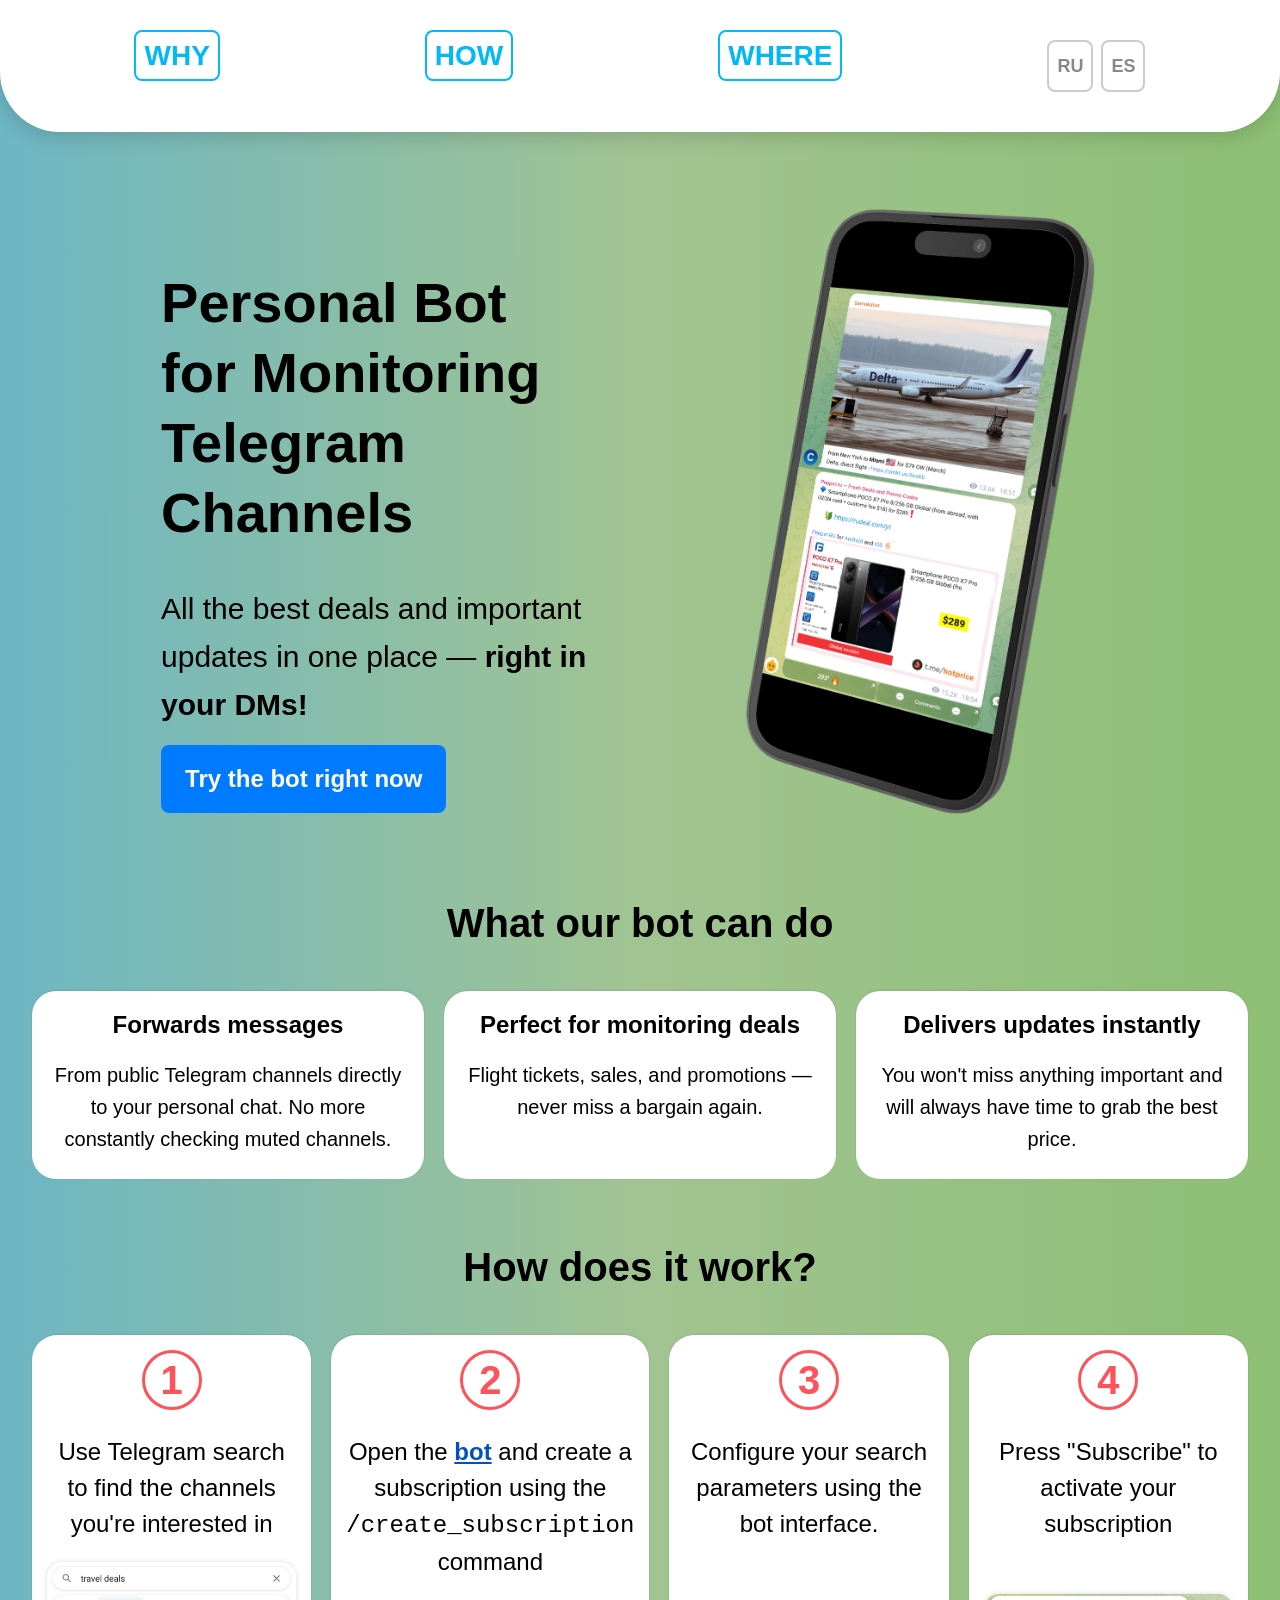
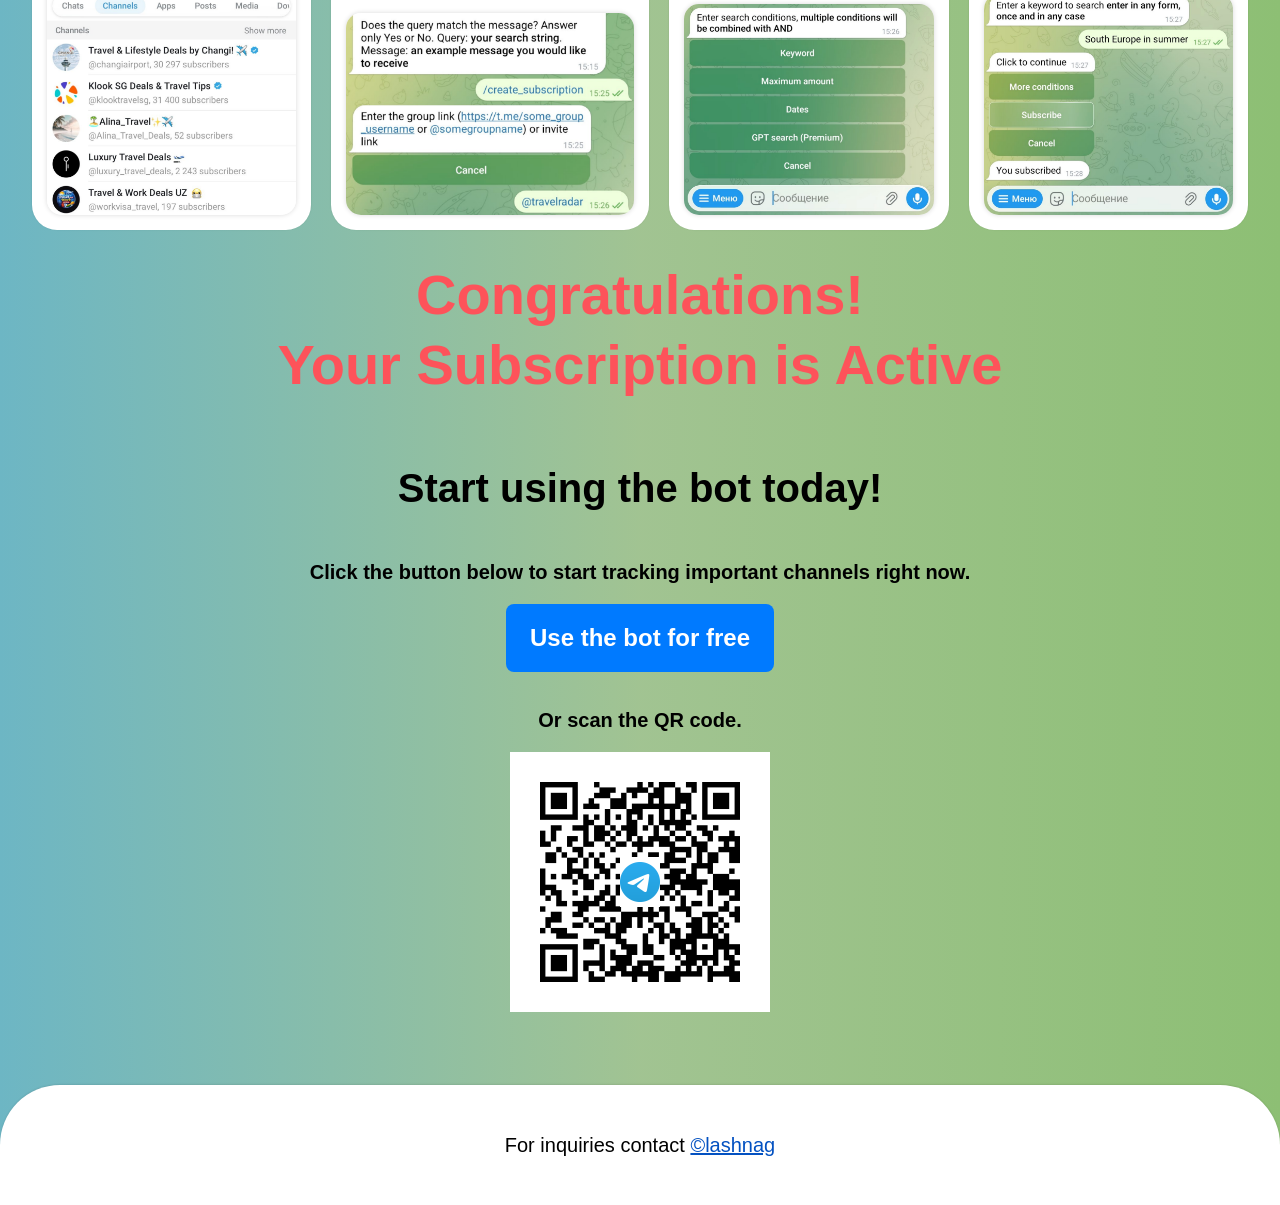
<file: index.html>
<!DOCTYPE html>
<html lang="en">

<head>
    <meta charset="UTF-8">
    <meta name="viewport" content="width=device-width, initial-scale=1.0">
    <title>Telegram Forwarder — Personal Channel Monitoring Bot</title>
    <link rel="alternate" hreflang="en" href="https://telegram-forwarder.site/" />
    <link rel="alternate" hreflang="ru" href="https://telegram-forwarder.site/ru/" />
    <link rel="alternate" hreflang="es" href="https://telegram-forwarder.site/es/" />
    <!-- Google tag (gtag.js) -->
    <script async src="https://www.googletagmanager.com/gtag/js?id=G-Q3K5VBBS2T"></script>
    <script>
        window.dataLayer = window.dataLayer || [];
        function gtag(){dataLayer.push(arguments);}
        gtag('js', new Date());

        gtag('config', 'G-Q3K5VBBS2T');
    </script>
    <link rel="icon" href="./assets/favicon.svg" type="image/svg+xml">
    <link rel="stylesheet" href="./styles.css">
</head>

<body>
    <header class="header">
        <nav class="navigation">
            <div class="navigation__container container">
                <ul class="navigation__wrap">
                    <li class="navigation__item"><a class="navigation__link" href="#about">WHY</a></li>
                    <li class="navigation__item"><a class="navigation__link" href="#work">HOW</a></li>
                    <li class="navigation__item"><a class="navigation__link" href="#use">WHERE</a></li>
                    <li class="navigation__item navigation__lang">
                        <a class="navigation__link navigation__link--lang" href="/ru/">RU</a>
                        <a class="navigation__link navigation__link--lang" href="/es/">ES</a>
                    </li>
                </ul>
            </div>
        </nav>
        <div class="main-header">
            <div class="container main-header__container">
                <div class="main-header__wrap">
                    <h1 class="main-header__title">
                        Personal Bot for&nbsp;Monitoring Telegram Channels
                    </h1>
                    <span class="main-header__text">
                        All the best deals and important updates in one place — <strong>right in your DMs!</strong>
                    </span>
                    <a class="main-header__button main-button" href="https://t.me/TestBackendForwarderBot"
                        target="_blank">
                        Try the bot right&nbsp;now
                    </a>
                </div>
                <img class="main-header__image" src="./assets/left.png" width="600" height="1000" alt="Telegram Forwarder Bot" />
            </div>
        </div>
    </header>
    <main class="main">
        <section id="about" class="section">
            <div class="container container--column">
                <h2 class="section__header">What our bot can do</h2>
                <ul class="info-list">
                    <li class="info-list__item">
                        <h3 class="info-list__title">Forwards messages</h3>
                        <p class="info-list__text">
                            From public Telegram channels directly to your personal chat.
                            No more constantly checking muted channels.
                        </p>
                    </li>
                    <li class="info-list__item">
                        <h3 class="info-list__title">Perfect for monitoring deals</h3>
                        <p class="info-list__text">
                            Flight tickets, sales, and promotions — never miss a bargain again.
                        </p>
                    </li>
                    <li class="info-list__item">
                        <h3 class="info-list__title">Delivers updates instantly</h3>
                        <p class="info-list__text">
                            You won't miss anything important
                            and will always have time to grab the best price.
                        </p>
                    </li>
                </ul>
            </div>
        </section>
        <section id="work" class="section">
            <div class="container container--column">
                <h2 class="section__header">How does it work?</h2>
                <ul class="step-list">
                    <li class="step-list__item">
                        <div class="step-list__wrap">
                            <span class="step-list__counter">1</span>
                            <p class="step-list__text">
                                Use Telegram search to find the channels you're interested in
                            </p>
                        </div>
                        <img src="./assets/step-1.png" class="step-list__image" alt="Step 1" />
                    </li>
                    <li class="step-list__item">
                        <div class="step-list__wrap">
                            <span class="step-list__counter">2</span>
                            <p class="step-list__text">
                                Open the <a href="https://t.me/TestBackendForwarderBot" target="_blank">bot</a> and
                                create a subscription using the <code class="command">/create_subscription</code> command
                            </p>
                        </div>
                        <img src="./assets/step-2.png" class="step-list__image" alt="Step 2" />
                    </li>
                    <li class="step-list__item">
                        <div class="step-list__wrap">
                            <span class="step-list__counter">3</span>
                            <div class="step-list__text">
                                <p>
                                    Configure your search parameters using the bot interface.
                                </p>
                            </div>
                        </div>
                        <img src="./assets/step-3.png" class="step-list__image" alt="Step 3" />
                    </li>
                    <li class="step-list__item">
                        <div class="step-list__wrap">
                            <span class="step-list__counter">4</span>
                            <p class="step-list__text">
                                Press "Subscribe" to activate your subscription
                            </p>
                        </div>
                        <img src="./assets/step-4.png" class="step-list__image" alt="Step 4" />
                    </li>
                </ul>

                <strong class="congrat">
                    Congratulations!<br />Your Subscription is Active
                </strong>
            </div>
        </section>
        <section id="use" class="use-info">
            <div class="container container--column">
                <h2 class="section__header">Start using the bot today!</h2>
                <strong class="use-info__text">
                    Click the button below to start tracking important channels right now.
                </strong>
                <a class="use-info__button main-button" href="https://t.me/TestBackendForwarderBot" target="_blank">
                    Use the bot for free
                </a>
                <strong class="use-info__text">
                    Or scan the QR code.
                </strong>
                <a class="use-info__qr" href="https://t.me/TestBackendForwarderBot" target="_blank">
                    <img src="./assets/qr.png" alt="qr-code">
                </a>
            </div>
        </section>
    </main>
    <footer class="footer">
        <div class="container footer__container">
            For inquiries contact&nbsp;<a href="https://t.me/lashnag" target="_blank">&copy;lashnag</a>
        </div>
    </footer>
</body>

</html>
</file>
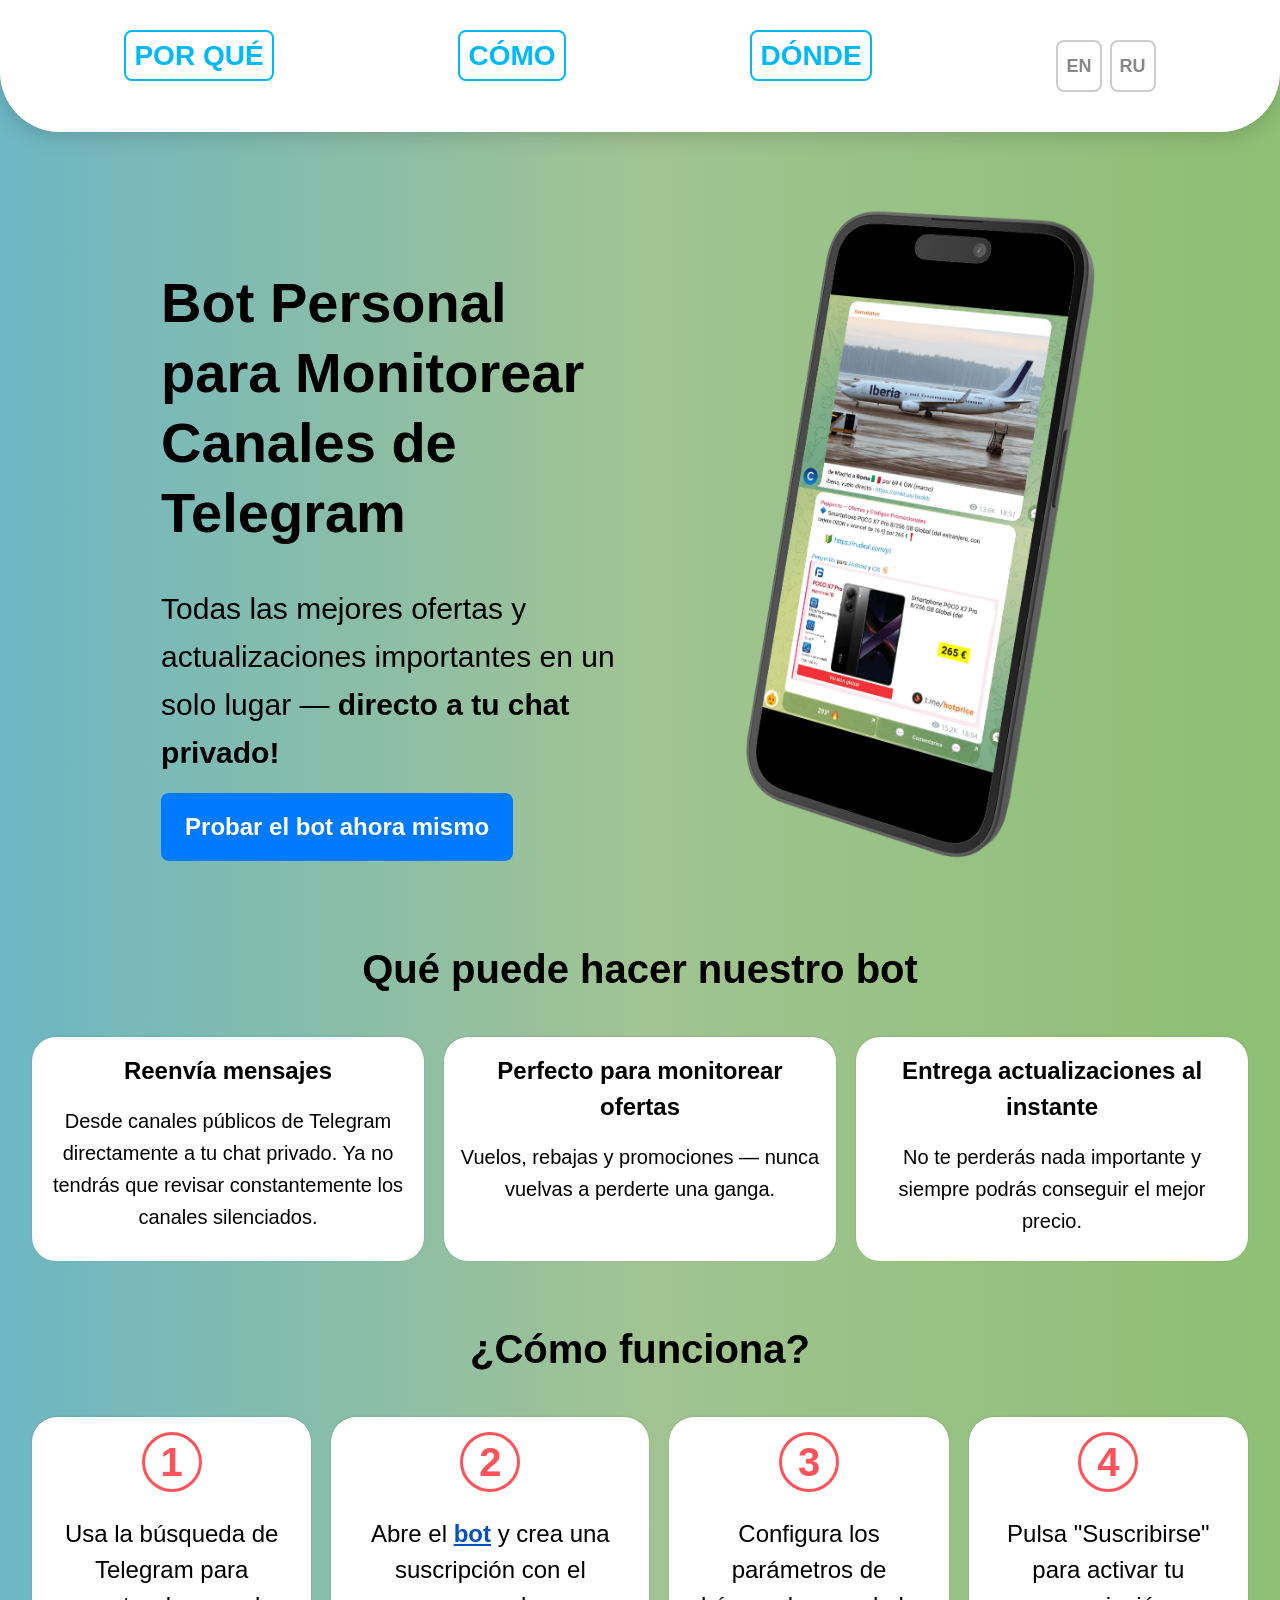
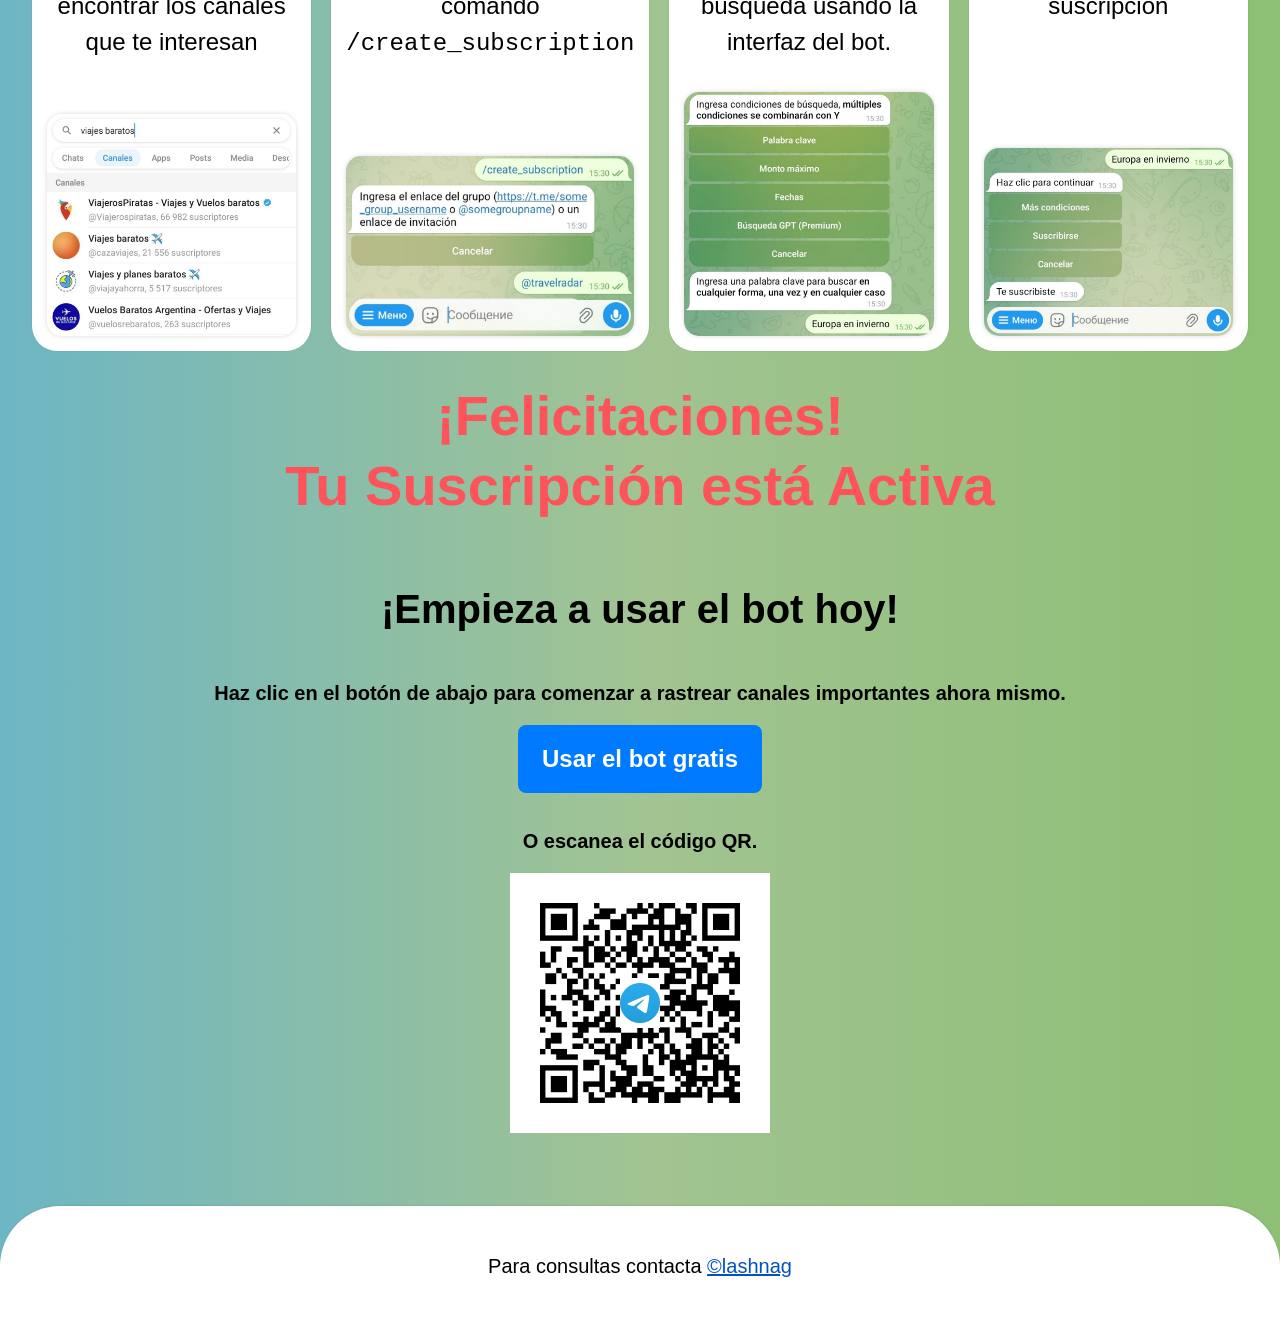
<file: es/index.html>
<!DOCTYPE html>
<html lang="es">

<head>
    <meta charset="UTF-8">
    <meta name="viewport" content="width=device-width, initial-scale=1.0">
    <title>Telegram Forwarder — Bot Personal de Monitoreo de Canales</title>
    <link rel="alternate" hreflang="en" href="https://telegram-forwarder.site/" />
    <link rel="alternate" hreflang="ru" href="https://telegram-forwarder.site/ru/" />
    <link rel="alternate" hreflang="es" href="https://telegram-forwarder.site/es/" />
    <!-- Google tag (gtag.js) -->
    <script async src="https://www.googletagmanager.com/gtag/js?id=G-Q3K5VBBS2T"></script>
    <script>
        window.dataLayer = window.dataLayer || [];
        function gtag(){dataLayer.push(arguments);}
        gtag('js', new Date());

        gtag('config', 'G-Q3K5VBBS2T');
    </script>
    <link rel="icon" href="../assets/favicon.svg" type="image/svg+xml">
    <link rel="stylesheet" href="../styles.css">
</head>

<body>
    <header class="header">
        <nav class="navigation">
            <div class="navigation__container container">
                <ul class="navigation__wrap">
                    <li class="navigation__item"><a class="navigation__link" href="#about">POR QUÉ</a></li>
                    <li class="navigation__item"><a class="navigation__link" href="#work">CÓMO</a></li>
                    <li class="navigation__item"><a class="navigation__link" href="#use">DÓNDE</a></li>
                    <li class="navigation__item navigation__lang">
                        <a class="navigation__link navigation__link--lang" href="/">EN</a>
                        <a class="navigation__link navigation__link--lang" href="/ru/">RU</a>
                    </li>
                </ul>
            </div>
        </nav>
        <div class="main-header">
            <div class="container main-header__container">
                <div class="main-header__wrap">
                    <h1 class="main-header__title">
                        Bot Personal para&nbsp;Monitorear Canales de Telegram
                    </h1>
                    <span class="main-header__text">
                        Todas las mejores ofertas y actualizaciones importantes en un solo lugar — <strong>directo a tu chat privado!</strong>
                    </span>
                    <a class="main-header__button main-button" href="https://t.me/TestBackendForwarderBot"
                        target="_blank">
                        Probar el bot ahora&nbsp;mismo
                    </a>
                </div>
                <img class="main-header__image" src="./assets/left.png" width="600" height="1000" alt="Telegram Forwarder Bot" />
            </div>
        </div>
    </header>
    <main class="main">
        <section id="about" class="section">
            <div class="container container--column">
                <h2 class="section__header">Qué puede hacer nuestro bot</h2>
                <ul class="info-list">
                    <li class="info-list__item">
                        <h3 class="info-list__title">Reenvía mensajes</h3>
                        <p class="info-list__text">
                            Desde canales públicos de Telegram directamente a tu chat privado.
                            Ya no tendrás que revisar constantemente los canales silenciados.
                        </p>
                    </li>
                    <li class="info-list__item">
                        <h3 class="info-list__title">Perfecto para monitorear ofertas</h3>
                        <p class="info-list__text">
                            Vuelos, rebajas y promociones — nunca vuelvas a perderte una ganga.
                        </p>
                    </li>
                    <li class="info-list__item">
                        <h3 class="info-list__title">Entrega actualizaciones al instante</h3>
                        <p class="info-list__text">
                            No te perderás nada importante
                            y siempre podrás conseguir el mejor precio.
                        </p>
                    </li>
                </ul>
            </div>
        </section>
        <section id="work" class="section">
            <div class="container container--column">
                <h2 class="section__header">¿Cómo funciona?</h2>
                <ul class="step-list">
                    <li class="step-list__item">
                        <div class="step-list__wrap">
                            <span class="step-list__counter">1</span>
                            <p class="step-list__text">
                                Usa la búsqueda de Telegram para encontrar los canales que te interesan
                            </p>
                        </div>
                        <img src="./assets/step-1.png" class="step-list__image" alt="Paso 1" />
                    </li>
                    <li class="step-list__item">
                        <div class="step-list__wrap">
                            <span class="step-list__counter">2</span>
                            <p class="step-list__text">
                                Abre el <a href="https://t.me/TestBackendForwarderBot" target="_blank">bot</a> y
                                crea una suscripción con el comando <code class="command">/create_subscription</code>
                            </p>
                        </div>
                        <img src="./assets/step-2.png" class="step-list__image" alt="Paso 2" />
                    </li>
                    <li class="step-list__item">
                        <div class="step-list__wrap">
                            <span class="step-list__counter">3</span>
                            <div class="step-list__text">
                                <p>
                                    Configura los parámetros de búsqueda usando la interfaz del bot.
                                </p>
                            </div>
                        </div>
                        <img src="./assets/step-3.png" class="step-list__image" alt="Paso 3" />
                    </li>
                    <li class="step-list__item">
                        <div class="step-list__wrap">
                            <span class="step-list__counter">4</span>
                            <p class="step-list__text">
                                Pulsa "Suscribirse" para activar tu suscripción
                            </p>
                        </div>
                        <img src="./assets/step-4.png" class="step-list__image" alt="Paso 4" />
                    </li>
                </ul>

                <strong class="congrat">
                    ¡Felicitaciones!<br />Tu Suscripción está Activa
                </strong>
            </div>
        </section>
        <section id="use" class="use-info">
            <div class="container container--column">
                <h2 class="section__header">¡Empieza a usar el bot hoy!</h2>
                <strong class="use-info__text">
                    Haz clic en el botón de abajo para comenzar a rastrear canales importantes ahora mismo.
                </strong>
                <a class="use-info__button main-button" href="https://t.me/TestBackendForwarderBot" target="_blank">
                    Usar el bot gratis
                </a>
                <strong class="use-info__text">
                    O escanea el código QR.
                </strong>
                <a class="use-info__qr" href="https://t.me/TestBackendForwarderBot" target="_blank">
                    <img src="../assets/qr.png" alt="Código QR">
                </a>
            </div>
        </section>
    </main>
    <footer class="footer">
        <div class="container footer__container">
            Para consultas contacta&nbsp;<a href="https://t.me/lashnag" target="_blank">&copy;lashnag</a>
        </div>
    </footer>
</body>

</html>
</file>
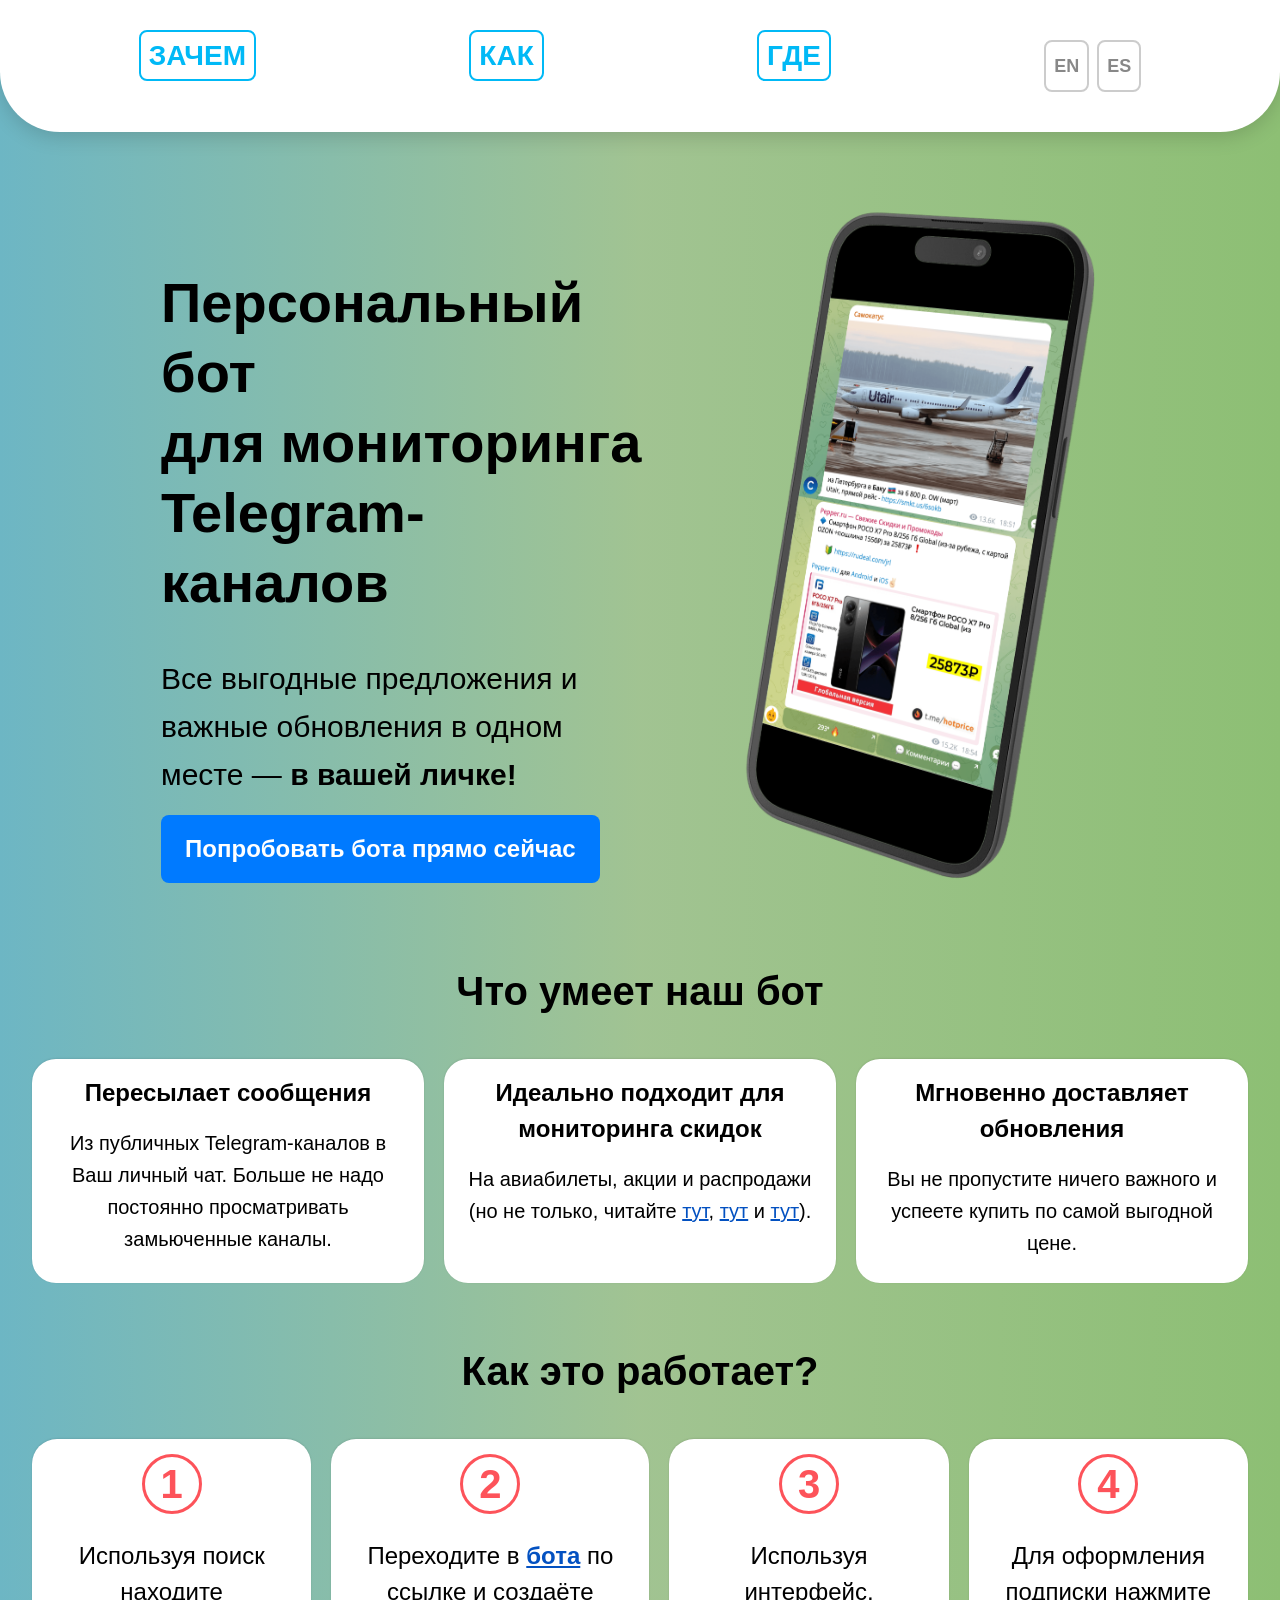
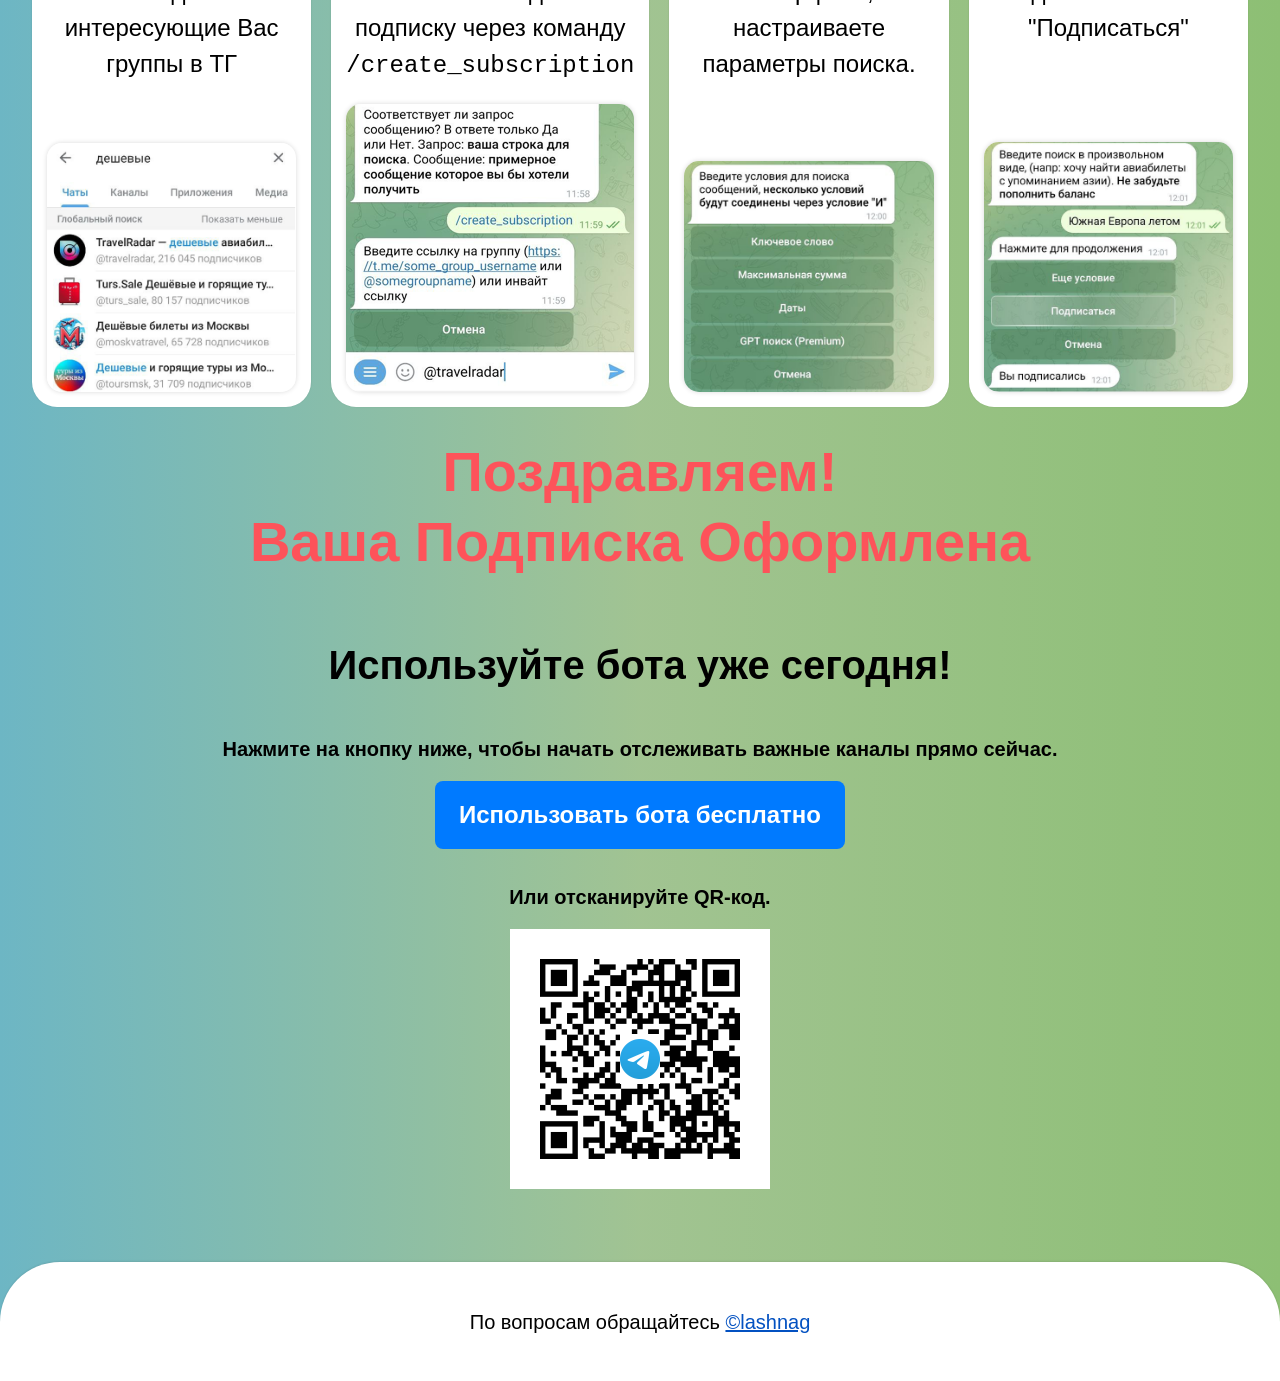
<file: ru/index.html>
<!DOCTYPE html>
<html lang="ru">

<head>
    <meta charset="UTF-8">
    <meta name="viewport" content="width=device-width, initial-scale=1.0">
    <title>Telegram Forwarder — Бот для мониторинга Telegram-каналов</title>
    <link rel="alternate" hreflang="en" href="https://telegram-forwarder.site/" />
    <link rel="alternate" hreflang="ru" href="https://telegram-forwarder.site/ru/" />
    <link rel="alternate" hreflang="es" href="https://telegram-forwarder.site/es/" />
    <!-- Google tag (gtag.js) -->
    <script async src="https://www.googletagmanager.com/gtag/js?id=G-Q3K5VBBS2T"></script>
    <script>
        window.dataLayer = window.dataLayer || [];
        function gtag(){dataLayer.push(arguments);}
        gtag('js', new Date());

        gtag('config', 'G-Q3K5VBBS2T');
    </script>
    <link rel="icon" href="../assets/favicon.svg" type="image/svg+xml">
    <link rel="stylesheet" href="../styles.css">
</head>

<body>
    <header class="header">
        <nav class="navigation">
            <div class="navigation__container container">
                <ul class="navigation__wrap">
                    <li class="navigation__item"><a class="navigation__link" href="#about">ЗАЧЕМ</a></li>
                    <li class="navigation__item"><a class="navigation__link" href="#work">КАК</a></li>
                    <li class="navigation__item"><a class="navigation__link" href="#use">ГДЕ</a></li>
                    <li class="navigation__item navigation__lang">
                        <a class="navigation__link navigation__link--lang" href="/">EN</a>
                        <a class="navigation__link navigation__link--lang" href="/es/">ES</a>
                    </li>
                </ul>
            </div>
        </nav>
        <div class="main-header">
            <div class="container main-header__container">
                <div class="main-header__wrap">
                    <h1 class="main-header__title">
                        Персональный бот для&nbsp;мониторинга Telegram-каналов
                    </h1>
                    <span class="main-header__text">
                        Все выгодные предложения и важные обновления в одном месте — <strong>в вашей личке!</strong>
                    </span>
                    <a class="main-header__button main-button" href="https://t.me/TestBackendForwarderBot"
                        target="_blank">
                        Попробовать бота прямо&nbsp;сейчас
                    </a>
                </div>
                <img class="main-header__image" src="./assets/left.png" width="600" height="1000" alt="Telegram Forwarder Bot" />
            </div>
        </div>
    </header>
    <main class="main">
        <section id="about" class="section">
            <div class="container container--column">
                <h2 class="section__header">Что умеет наш бот</h2>
                <ul class="info-list">
                    <li class="info-list__item">
                        <h3 class="info-list__title">Пересылает сообщения</h3>
                        <p class="info-list__text">
                            Из публичных Telegram-каналов в Ваш личный чат.
                            Больше не надо постоянно просматривать замьюченные каналы.
                        </p>
                    </li>
                    <li class="info-list__item">
                        <h3 class="info-list__title">Идеально подходит для мониторинга скидок</h3>
                        <p class="info-list__text">На авиабилеты, акции и распродажи (но не только, читайте <a
                                href="https://habr.com/ru/companies/alfa/articles/876776/">тут</a>, <a
                                href="https://habr.com/ru/companies/alfa/articles/860416/">тут</a> и <a
                                href="https://habr.com/ru/companies/alfa/articles/889684/">тут</a>).
                        </p>
                    </li>
                    <li class="info-list__item">
                        <h3 class="info-list__title">Мгновенно доставляет обновления</h3>
                        <p class="info-list__text">
                            Вы не пропустите ничего важного
                            и успеете купить по самой выгодной цене.
                        </p>
                    </li>
                </ul>
            </div>
        </section>
        <section id="work" class="section">
            <div class="container container--column">
                <h2 class="section__header">Как это работает?</h2>
                <ul class="step-list">
                    <li class="step-list__item">
                        <div class="step-list__wrap">
                            <span class="step-list__counter">1</span>
                            <p class="step-list__text">
                                Используя поиск находите интересующие Вас группы в&nbsp;ТГ
                            </p>
                        </div>
                        <img src="./assets/step-1.png" class="step-list__image" alt="Шаг 1" />
                    </li>
                    <li class="step-list__item">
                        <div class="step-list__wrap">
                            <span class="step-list__counter">2</span>
                            <p class="step-list__text">
                                Переходите в <a href="https://t.me/TestBackendForwarderBot" target="_blank">бота</a> по
                                ссылке и создаёте подписку через команду <code
                                    class="command">/create_subscription</code>
                            </p>
                        </div>
                        <img src="./assets/step-2.png" class="step-list__image" alt="Шаг 2" />
                    </li>
                    <li class="step-list__item">
                        <div class="step-list__wrap">
                            <span class="step-list__counter">3</span>
                            <div class="step-list__text">
                                <p>
                                    Используя интерфейс, настраиваете параметры поиска.
                                </p>
                            </div>
                        </div>
                        <img src="./assets/step-3.png" class="step-list__image" alt="Шаг 3" />
                    </li>
                    <li class="step-list__item">
                        <div class="step-list__wrap">
                            <span class="step-list__counter">4</span>
                            <p class="step-list__text">
                                Для оформления подписки нажмите "Подписаться"
                            </p>
                        </div>
                        <img src="./assets/step-4.png" class="step-list__image" alt="Шаг 4" />
                    </li>
                </ul>

                <strong class="congrat">
                    Поздравляем!<br />Ваша Подписка Оформлена
                </strong>
            </div>
        </section>
        <section id="use" class="use-info">
            <div class="container container--column">
                <h2 class="section__header">Используйте бота уже сегодня!</h2>
                <strong class="use-info__text">
                    Нажмите на кнопку ниже, чтобы начать отслеживать важные каналы прямо сейчас.
                </strong>
                <a class="use-info__button main-button" href="https://t.me/TestBackendForwarderBot" target="_blank">
                    Использовать бота бесплатно
                </a>
                <strong class="use-info__text">
                    Или отсканируйте QR-код.
                </strong>
                <a class="use-info__qr" href="https://t.me/TestBackendForwarderBot" target="_blank">
                    <img src="../assets/qr.png" alt="QR-код">
                </a>
            </div>
        </section>
    </main>
    <footer class="footer">
        <div class="container footer__container">
            По вопросам обращайтесь&nbsp;<a href="https://t.me/lashnag" target="_blank">&copy;lashnag</a>
        </div>
    </footer>
</body>

</html>
</file>
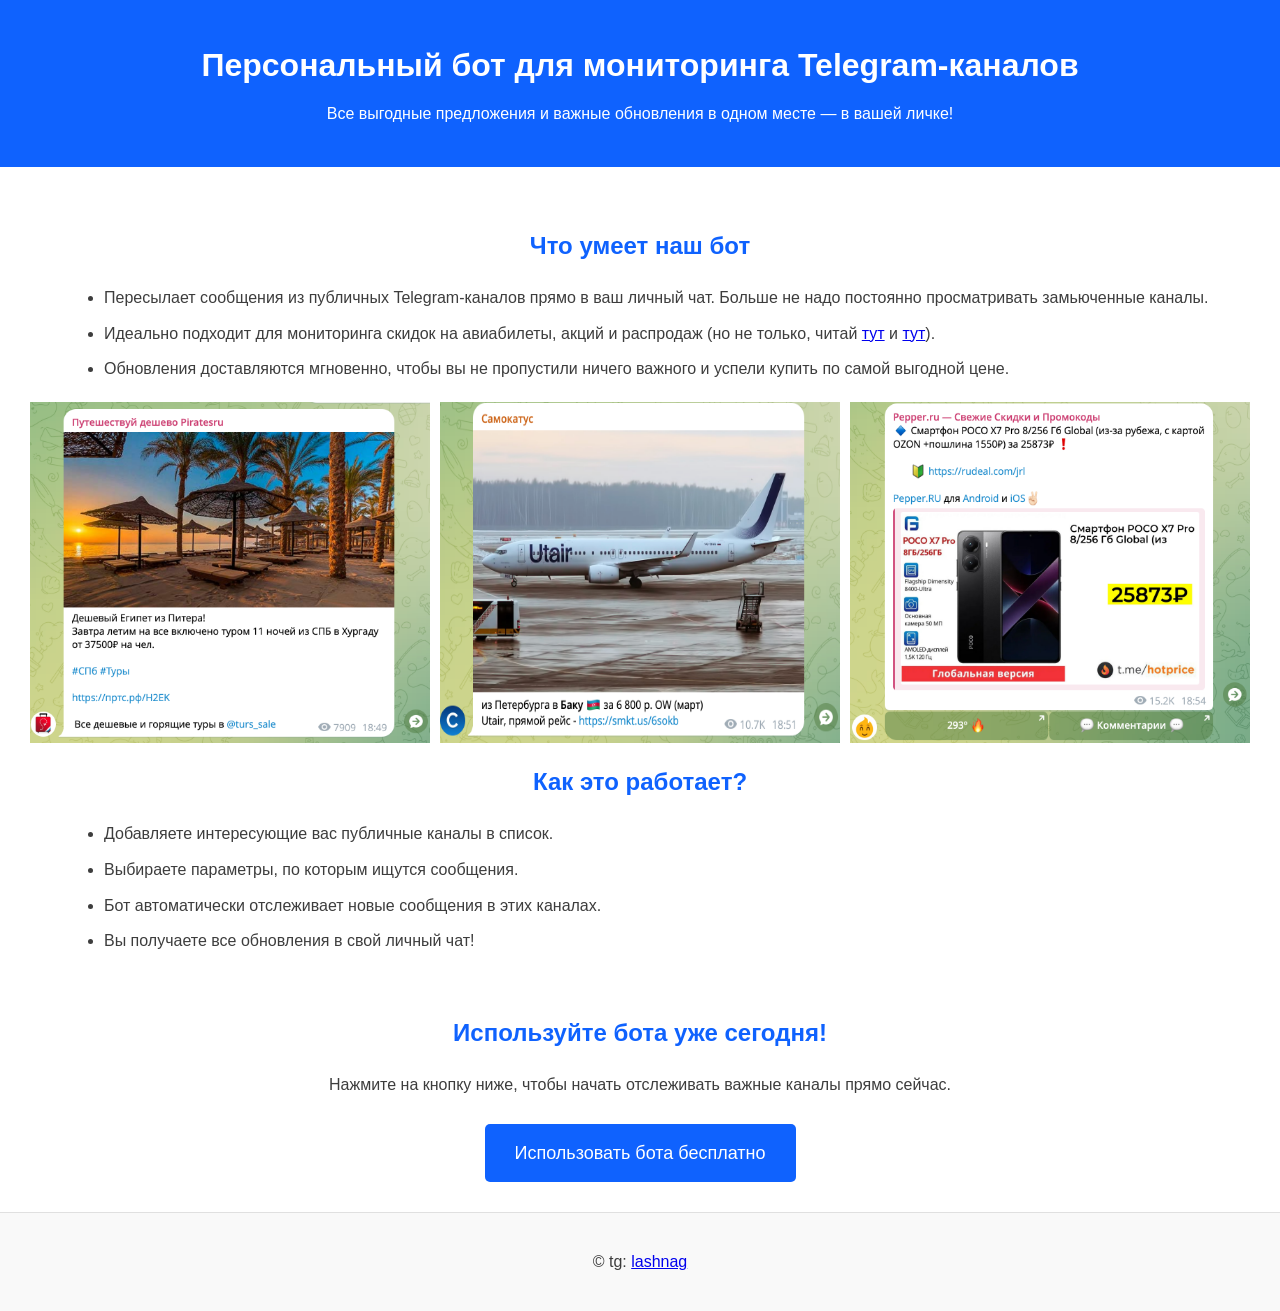
<file: site/forwarder-bot.html>
<!DOCTYPE html>
<html lang="ru">
<head>
    <meta charset="UTF-8">
    <meta name="viewport" content="width=device-width, initial-scale=1.0">
    <meta name="description" content="Бот для мониторинга телеграм-каналов">
    <title>Мониторинг Telegram-каналов в одном месте</title>
    <style>
        body {
            font-family: Arial, sans-serif;
            margin: 0;
            padding: 0;
            line-height: 1.6;
            color: #3d3d3d;
        }
        header {
            background: #0f62fe;
            color: white;
            text-align: center;
            padding: 40px 20px;
        }
        header h1 {
            margin: 0;
        }
        header p {
            font-size: 16px;
            margin: 10px 0 0;
        }
        .container {
            width: 90%;
            max-width: 1200px;
            margin: 20px auto;
            padding: 20px;
        }
        h2 {
            text-align: center;
            color: #0f62fe;
        }
        .features, .cta {
            margin: 20px 0;
        }
        .features img {
            width: 100%;
            max-width: 600px;
            height: auto;
            margin: 20px auto;
            display: block;
            border: 1px solid #e0e0e0;
        }
        .features li {
            margin-bottom: 10px;
            font-size: 16px;
        }
        .cta {
            text-align: center;
        }
        .cta a {
            display: inline-block;
            margin: 10px;
            padding: 15px 30px;
            color: white;
            text-decoration: none;
            background: #0f62fe;
            border-radius: 5px;
            font-size: 18px;
        }
        .cta a:hover {
            background: #09428c;
        }
        footer {
            text-align: center;
            padding: 20px;
            background: #f9f9f9;
            color: #3d3d3d;
            border-top: 1px solid #e0e0e0;
        }
        .image-container {
            display: flex;
            justify-content: center;
            gap: 10px; /* Отступ между изображениями */
        }
        
        .bot-preview {
            width: 400px; /* Задайте нужную ширину */
            height: auto; /* Сохраняем пропорции изображения */
        }
    </style>
</head>
<body>
    <!-- Шапка -->
    <header>
        <h1>Персональный бот для мониторинга Telegram-каналов</h1>
        <p>Все выгодные предложения и важные обновления в одном месте — в вашей личке!</p>
    </header>

    <!-- Основная секция -->
    <div class="container">
        <h2>Что умеет наш бот</h2>
        <ul class="features">
            <li>Пересылает сообщения из публичных Telegram-каналов прямо в ваш личный чат. Больше не надо постоянно просматривать замьюченные каналы.</li>
            <li>Идеально подходит для мониторинга скидок на авиабилеты, акций и распродаж (но не только, читай <a href="https://habr.com/ru/companies/alfa/articles/876776/">тут</a> и <a href="https://habr.com/ru/companies/alfa/articles/860416/">тут</a>).</li>
            <li>Обновления доставляются мгновенно, чтобы вы не пропустили ничего важного и успели купить по самой выгодной цене.</li>
        </ul>

        <div class="image-container">
            <img src="bot_preview3.png" alt="Превью работы бота 3" class="bot-preview">
            <img src="bot_preview2.png" alt="Превью работы бота 2" class="bot-preview">
            <img src="bot_preview1.png" alt="Превью работы бота 1" class="bot-preview">
        </div>

        <h2>Как это работает?</h2>
        <ul class="features">
            <li>Добавляете интересующие вас публичные каналы в список.</li>
            <li>Выбираете параметры, по которым ищутся сообщения.</li>
            <li>Бот автоматически отслеживает новые сообщения в этих каналах.</li>
            <li>Вы получаете все обновления в свой личный чат!</li>
        </ul>
    </div>

    <!-- Призыв к действию -->
    <div class="cta">
        <h2>Используйте бота уже сегодня!</h2>
        <p>Нажмите на кнопку ниже, чтобы начать отслеживать важные каналы прямо сейчас.</p>
        <a href="https://t.me/TestBackendForwarderBot" target="_blank">Использовать бота бесплатно</a>
    </div>

    <!-- Подвал -->
    <footer>
        <p>© tg: <a href="https://t.me/lashnag" target="_blank">lashnag</a></p>
    </footer>
</body>
</html>
</file>
<file: styles.css>
html {
    font-size: 20px;
    line-height: 32px;
    font-family: Arial, Helvetica, sans-serif;
    background: rgba(109, 182, 196, 1);
    background: linear-gradient(90deg, rgba(109, 182, 196, 1) 0%, rgba(151, 189, 134, 0.9) 50%, rgba(141, 191, 116, 1) 100%);
}

body {
    padding: 0;
    margin: 0;
    display: flex;
    flex-direction: column;
}

a {
    color: #0351c1;
}

.container {
    padding: 0 32px;
}

.container--column {
    display: flex;
    flex-direction: column;
}

.main {
    flex-grow: 1;
}

.footer,
.header {
    min-height: 120px;
}

.navigation__wrap {
    list-style: none;
    display: flex;
    padding: 24px 0;
    margin: 0;
    justify-content: space-around;
    font-size: 28px;
}

.navigation__container {
    background-color: #fff;
    border-radius: 0 0 60px 60px;
    padding-top: 16px;
    padding-bottom: 16px;
    box-shadow: 0px 5px 20px rgba(0, 0, 0, 0.15);
}

.navigation__link {
    text-decoration: none;
    color: #00b9f6;
    cursor: pointer;
    font-weight: 600;
    border: 2px solid #00b9f6;
    border-radius: 8px;
    padding: 8px;
}

.navigation__link--lang {
    color: #888;
    border-color: #ccc;
    font-size: 18px;
}

.navigation__link--lang:hover {
    color: #00b9f6;
    border-color: #00b9f6;
}

.navigation__lang {
    display: flex;
    gap: 8px;
    align-items: center;
}

.main-header {
    padding: 48px 32px;
}

.main-header__container {
    display: flex;
    justify-content: space-evenly;
}

.main-header__title {
    font-size: 56px;
    line-height: 70px;
    font-weight: 700;
}

.main-header__wrap {
    max-width: 40%;
    padding-top: 50px;
    display: flex;
    flex-direction: column;
}

.main-header__image {
    width: 400px;
    height: auto;
}

.main-header__text {
    font-size: 30px;
    font-weight: 500;
    line-height: 48px;
}

.main-header__button {
    margin-top: 16px;
    align-self: flex-start;
}

.section {
    margin-bottom: 60px;
}

.section__header {
    font-size: 40px;
    font-weight: 600;
    line-height: 56px;
    margin: 0 auto;
    margin-bottom: 40px;
}

.info-list,
.step-list {
    padding: 0;
    list-style: none;
    margin: 0;
    display: flex;
}

.info-list__item {
    padding: 16px 16px 24px;
    border-radius: 24px;
    background-color: #fff;
    flex: 1;
    text-align: center;
    display: flex;
    flex-direction: column;
    box-shadow: 0px -0.5px 2px rgba(0, 0, 0, 0.13);
}

.info-list__item:not(:first-child) {
    margin-left: 20px;
}

.info-list__title {
    margin: 0 0 16px 0;
    font-size: 24px;
    line-height: 36px;
}

.info-list__text {
    margin: 0;
    flex: 1;
}

.congrat {
    text-align: center;
    color: #fd535a;
    font-size: 56px;
    line-height: 70px;
    margin-top: 30px;
}

.step-list__item {
    display: flex;
    flex-direction: column;
    flex: 1;
    margin: 0;
    background-color: #fff;
    border-radius: 25px;
    padding: 15px;
    box-shadow: 0px -0.5px 2px rgba(0, 0, 0, 0.13);
}

.step-list__item:not(:first-child) {
    margin-left: 20px;
}

.step-list__counter {
    box-sizing: border-box;
    border: 3px solid #fd535a;
    font-size: 40px;
    font-weight: 700;
    line-height: 40px;
    padding: 12px;
    border-radius: 50%;
    display: inline-flex;
    align-items: center;
    justify-content: center;
    width: 60px;
    height: 60px;
    color: #fd535a;
    margin-bottom: 24px;
    align-self: center;
    box-shadow: 0px 0px 12px rgba(255, 255, 255, 0.5);
}

.step-list__text {
    margin: 0;
    font-size: 24px;
    line-height: 36px;
    flex: 1;
    font-weight: 500;
}

.step-list__text a {
    font-weight: 600;
}

.step-list__text p {
    margin: 0 0 12px 0;
}

.step-list__text ul,
.step-list__text b {
    margin: 0;
    padding: 0 0 0 12px;
    font-size: 20px;
    line-height: 32px;
    text-align: left;
}

.step-list__text b {
    display: block;
    margin-bottom: 8px;
}

.step-list__image {
    height: auto;
    max-height: 370px;
    width: 100%;
    margin-top: auto;
    box-shadow: 0px 0px 5px rgba(0, 0, 0, 0.15);
    border-radius: 15px;
}

.step-list__wrap {
    display: flex;
    flex-direction: column;
    text-align: center;
    margin-bottom: 20px;
}

.main-button {
    text-decoration: none;
    display: inline-block;
    white-space: nowrap;
    padding: 16px 24px;
    background-color: #007aff;
    border-radius: 8px;
    max-width: 800px;
    color: #fff;
    font-size: 24px;
    line-height: 36px;
    font-weight: 600;
    margin-bottom: 32px;
}

.use-info__qr {
    align-self: center;
}

.use-info__button {
    align-self: center;
}

.use-info__text {
    text-align: center;
    display: block;
    margin-bottom: 16px;
}

.footer {
    display: flex;
    flex-direction: column;
    margin-top: 64px;
}

.footer__container {
    flex: 1;
    background-color: #fff;
    display: flex;
    justify-content: center;
    align-items: center;
    border-radius: 60px 60px 0 0;
    height: 100%;
    box-shadow: 0px -0.5px 2px rgba(0, 0, 0, 0.13);
}

.command {
    white-space: nowrap;
}

@media screen and (max-width: 992px) {
    html {
        font-size: 16px;
        line-height: 24px;
    }

    .container {
        padding: 0 16px;
    }

    .footer,
    .header {
        min-height: 80px;
    }

    .navigation__wrap {
        padding: 8px 0;
        font-size: 16px;
    }

    .navigation__container {
        border-radius: 0 0 20px 20px;
        padding: 8px 0;
    }

    .navigation__link {
        padding: 4px 8px;
    }

    .navigation__link--lang {
        font-size: 14px;
    }

    .main-header {
        padding: 32px 0;
        text-align: center;
    }

    .main-header__container {
        flex-direction: column;
    }

    .main-header__title {
        font-size: 32px;
        line-height: 44px;
        font-weight: 700;
        margin: 0 0 20px 0;
    }

    .main-header__wrap {
        max-width: none;
        padding-top: 0;
    }

    .main-header__image {
        width: 60%;
        margin: 0 auto;
    }

    .main-header__text {
        font-size: 20px;
        line-height: 28px;
    }

    .info-list {
        flex-direction: column;
    }

    .info-list__item:not(:first-child) {
        margin-top: 16px;
        margin-left: 0;
    }

    .section {
        margin-bottom: 50px;
    }

    .section__header {
        font-size: 28px;
        line-height: 36px;
        text-align: center;
        margin-bottom: 20px;
    }

    .step-list__image {
        height: auto;
        max-width: 100%;
        max-height: none;
    }

    .step-list__counter {
        width: 60px;
        height: 60px;
        margin-bottom: 16px;
    }

    .step-list__text {
        font-size: 20px;
        line-height: 28px;
    }

    .step-list__text ul,
    .step-list__text b {
        font-size: 16px;
        line-height: 24px;
    }

    .congrat {
        font-size: 32px;
        line-height: 48px;
    }

    .main-button {
        max-width: 100%;
        width: 100%;
        box-sizing: border-box;
        text-align: center;
        padding: 16px 4px;
        font-size: 20px;
        white-space: inherit;
    }

    .footer {
        margin-top: 32px;
    }

    .footer__container {
        border-radius: 20px 20px 0 0;
    }
}

@media screen and (max-width: 1200px) {
    .step-list {
        flex-direction: column;
    }

    .step-list__image {
        height: auto;
        max-height: none;
        width: 100%;
        max-width: 500px;
        margin: 0 auto;
    }

    .step-list__item:not(:first-child) {
        margin-left: 0;
    }

    .step-list__item {
        flex-direction: column;
        margin: 0;
        padding: 25px 15px;
        max-width: none;
        margin-bottom: 24px;
        margin-left: 0;
    }
}
</file>
